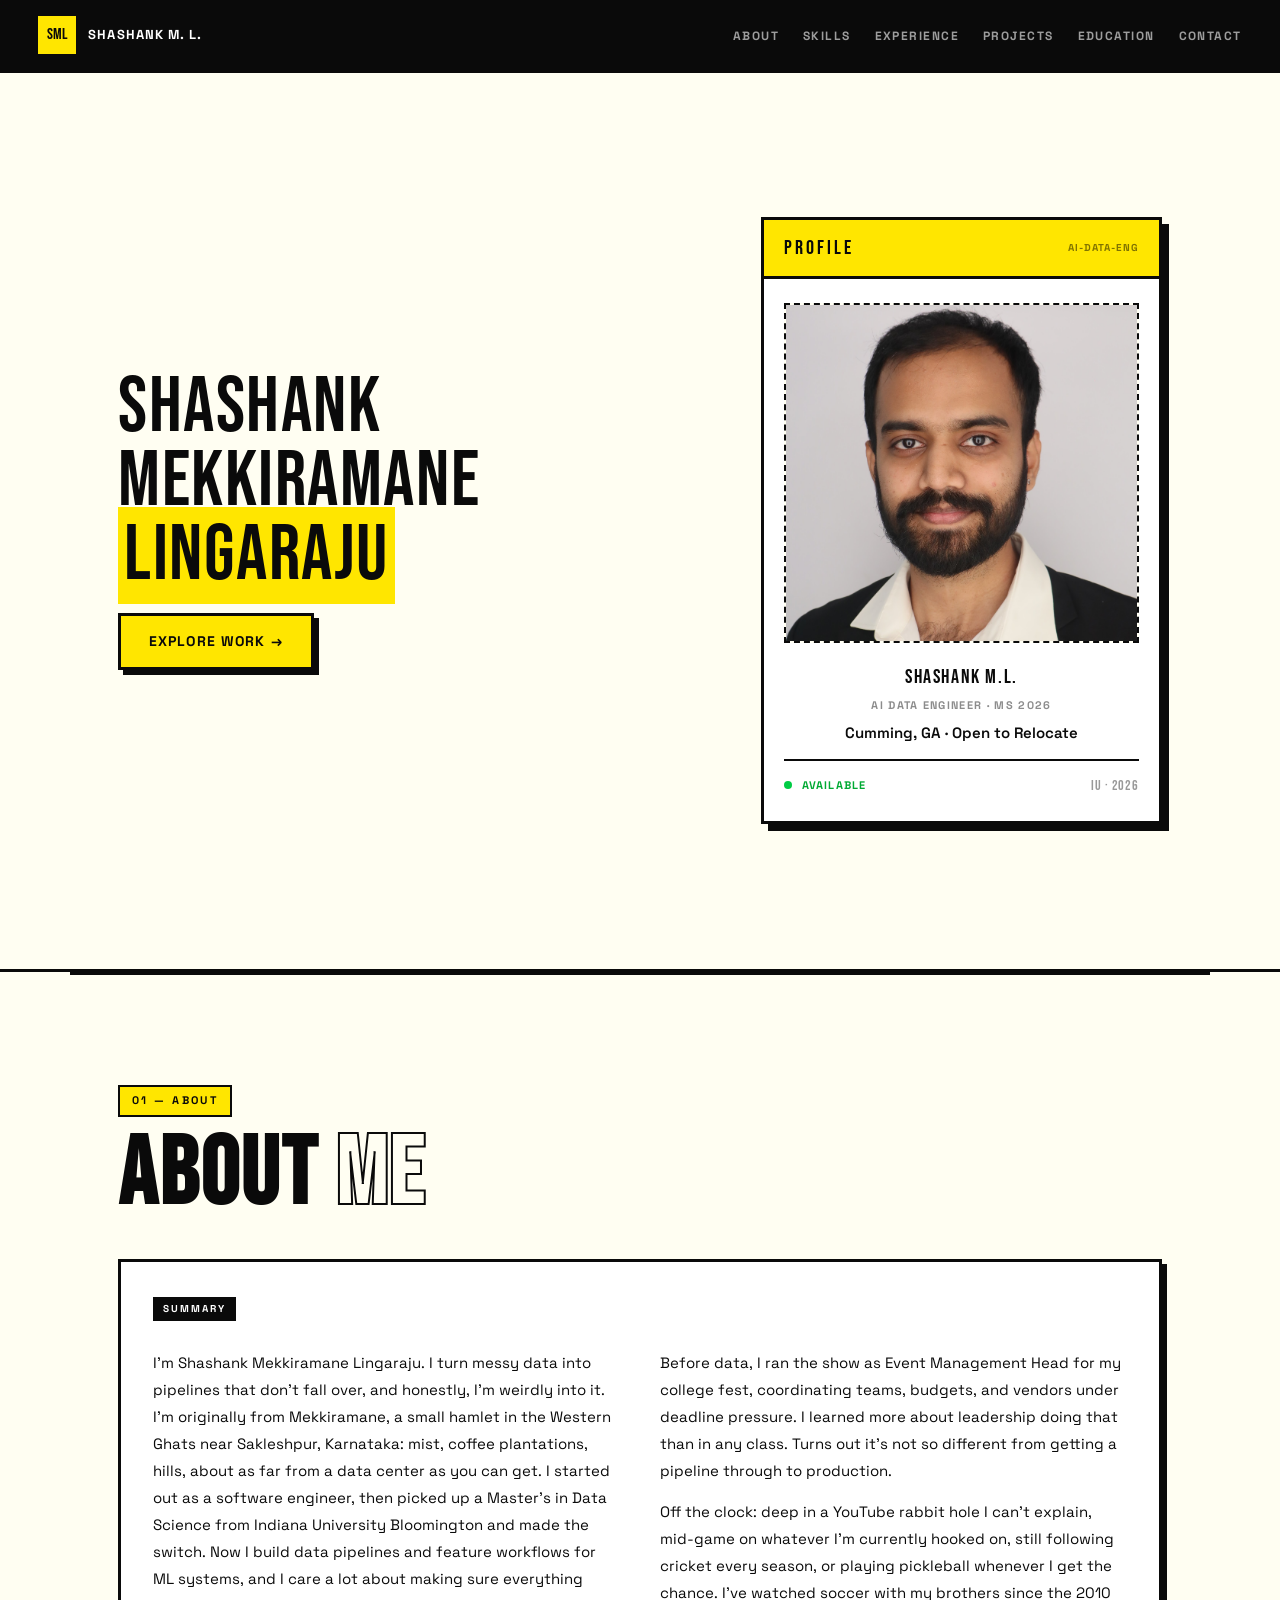
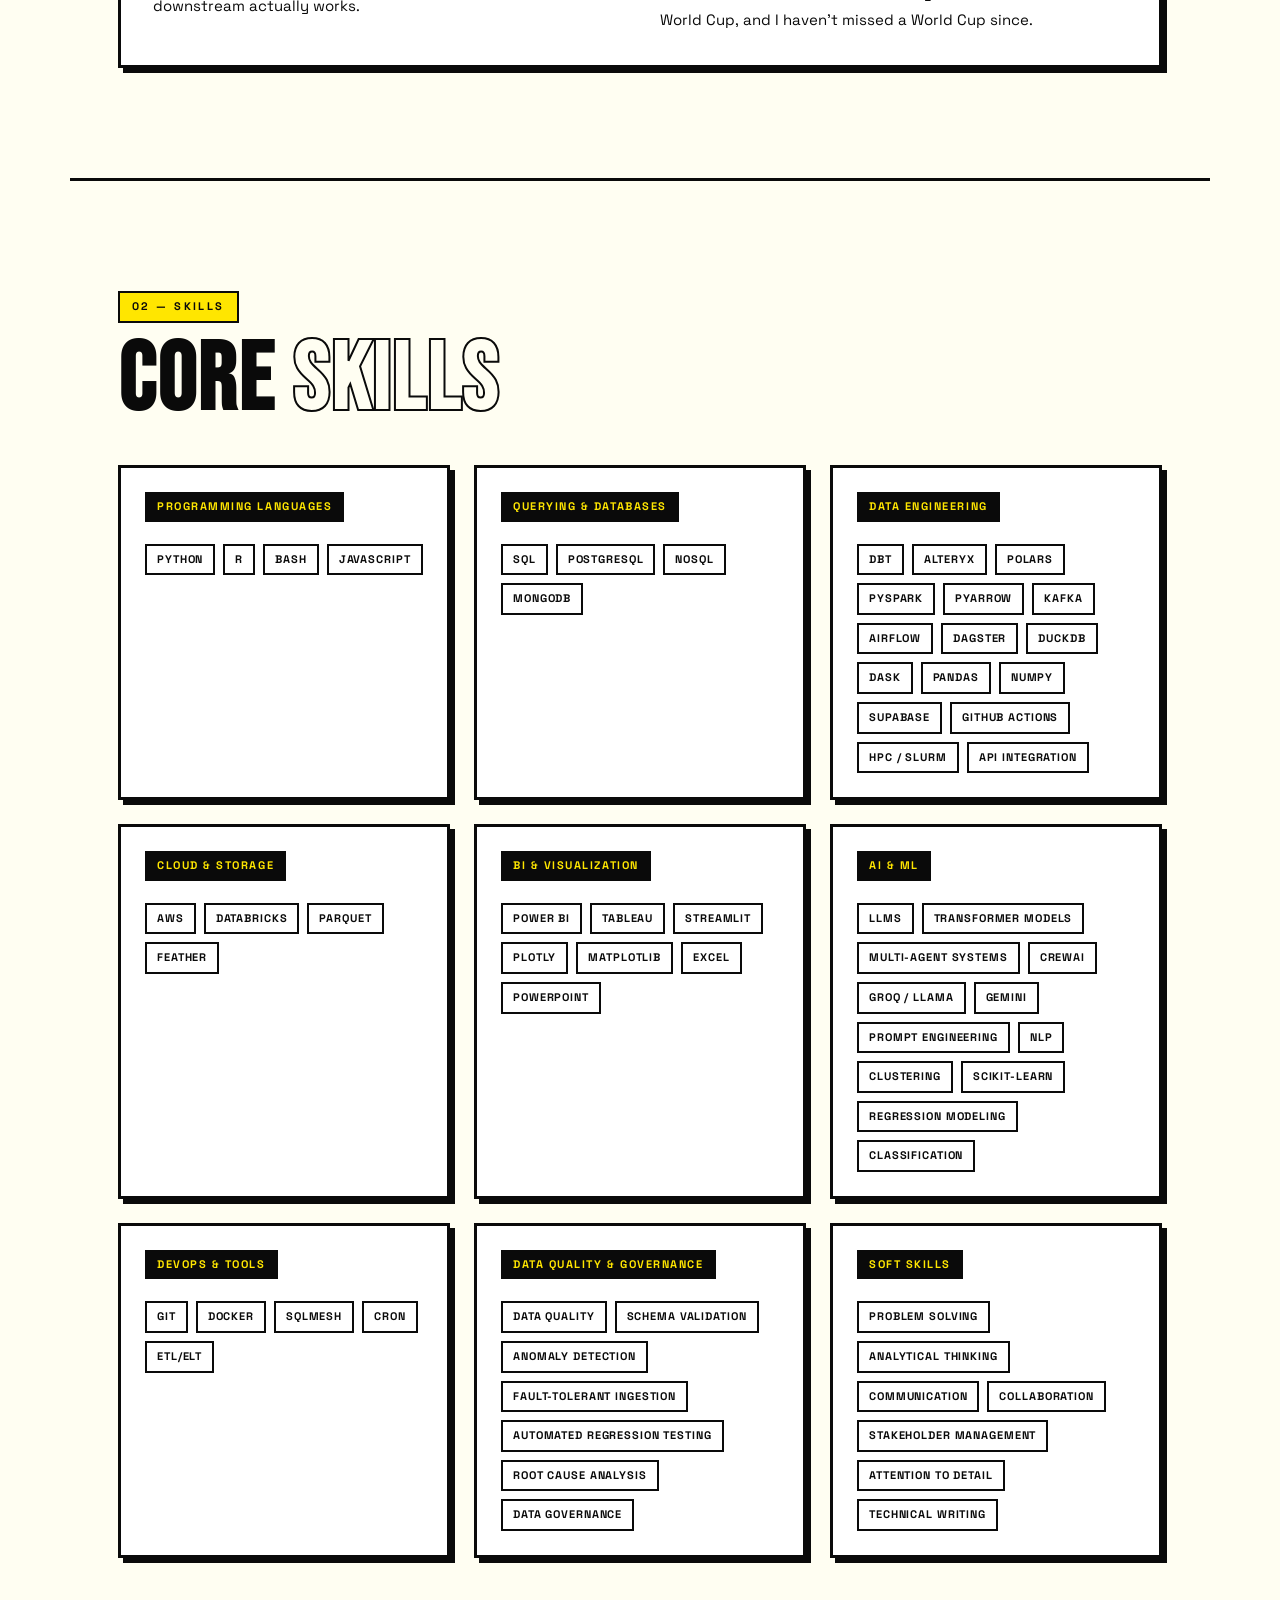
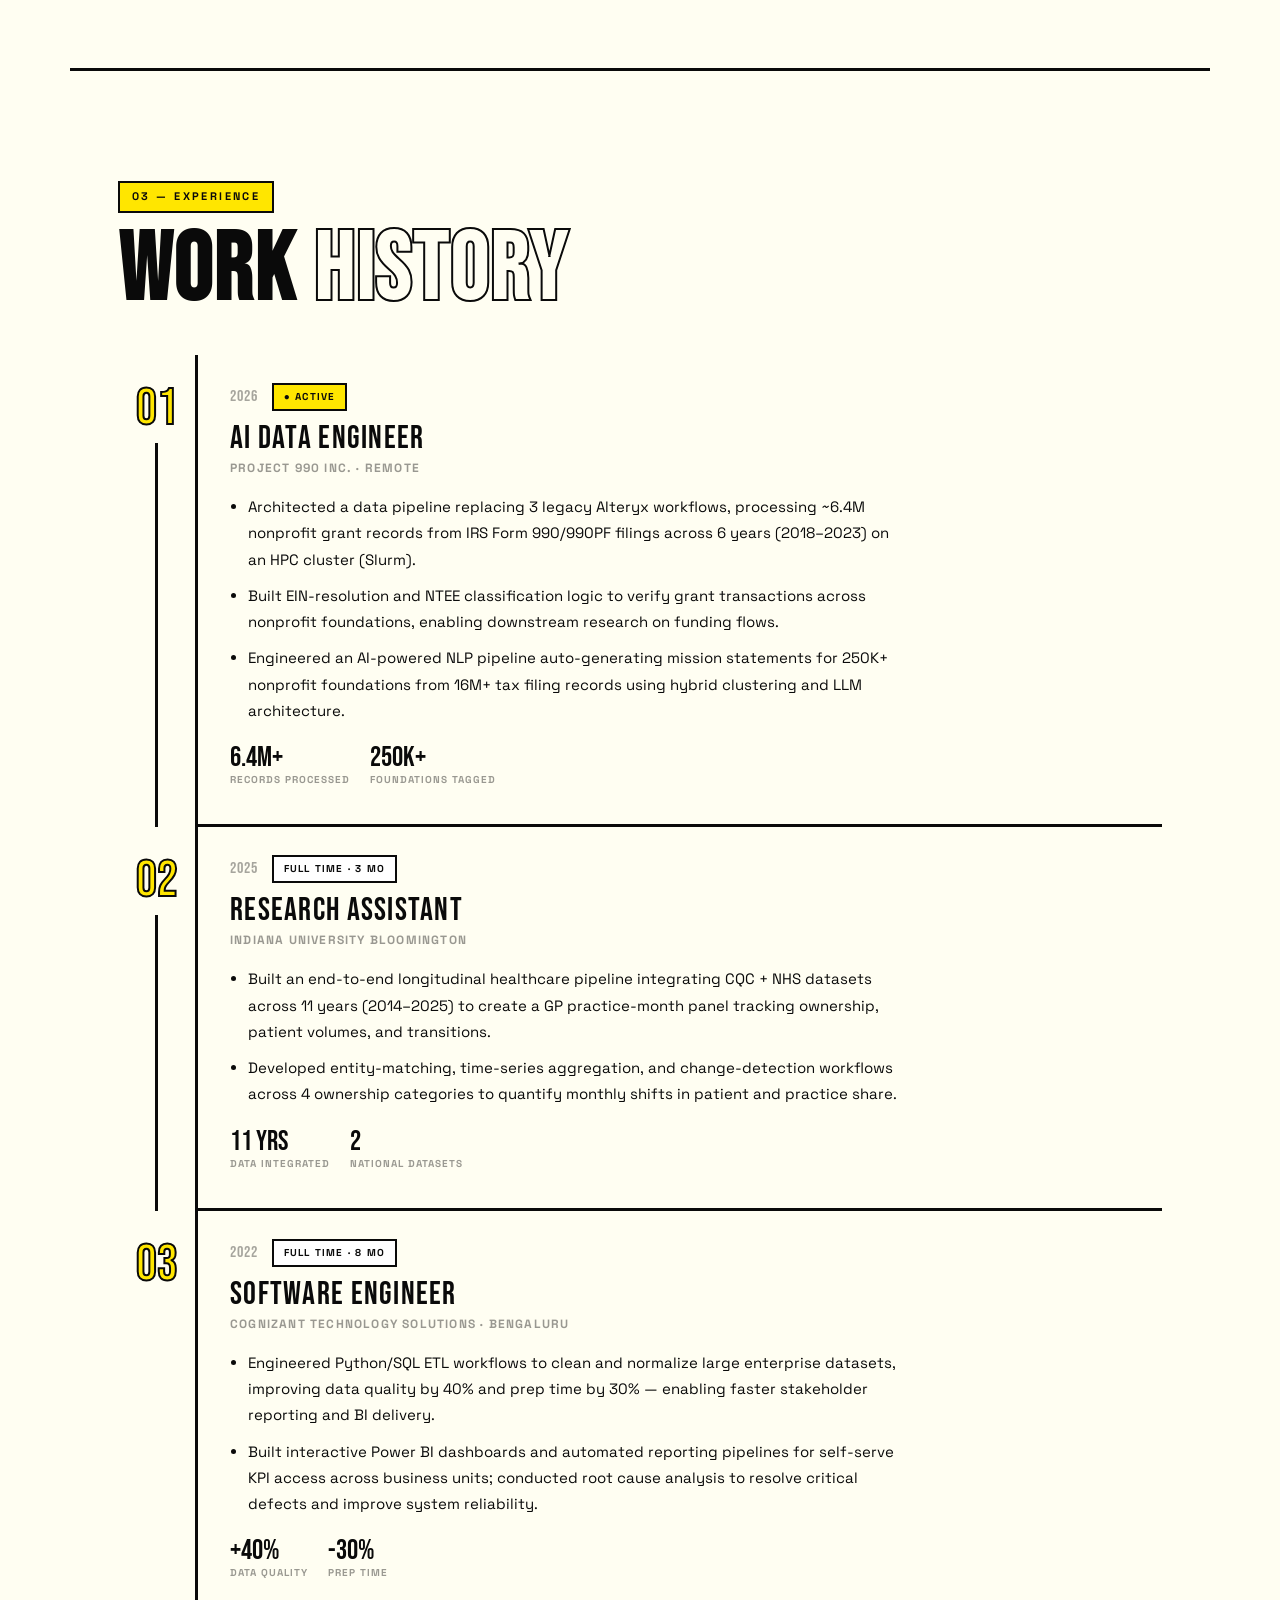
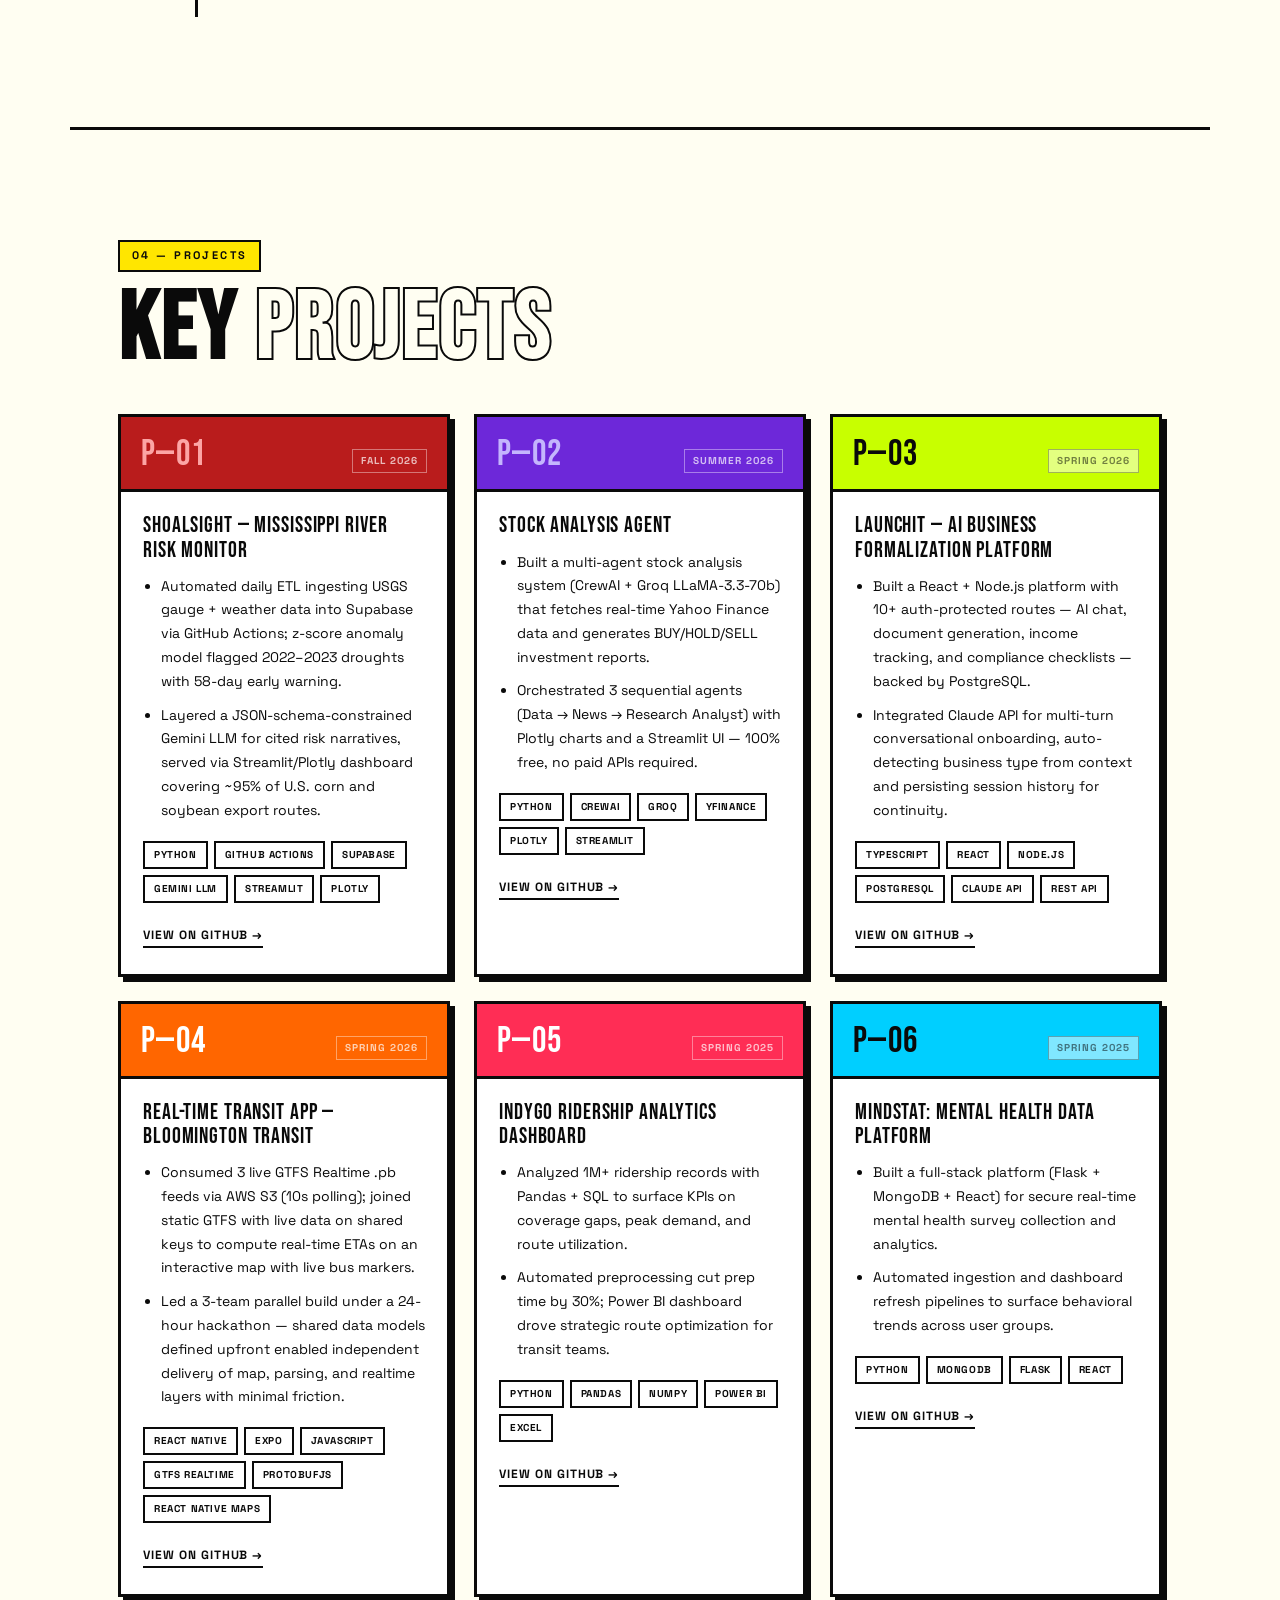
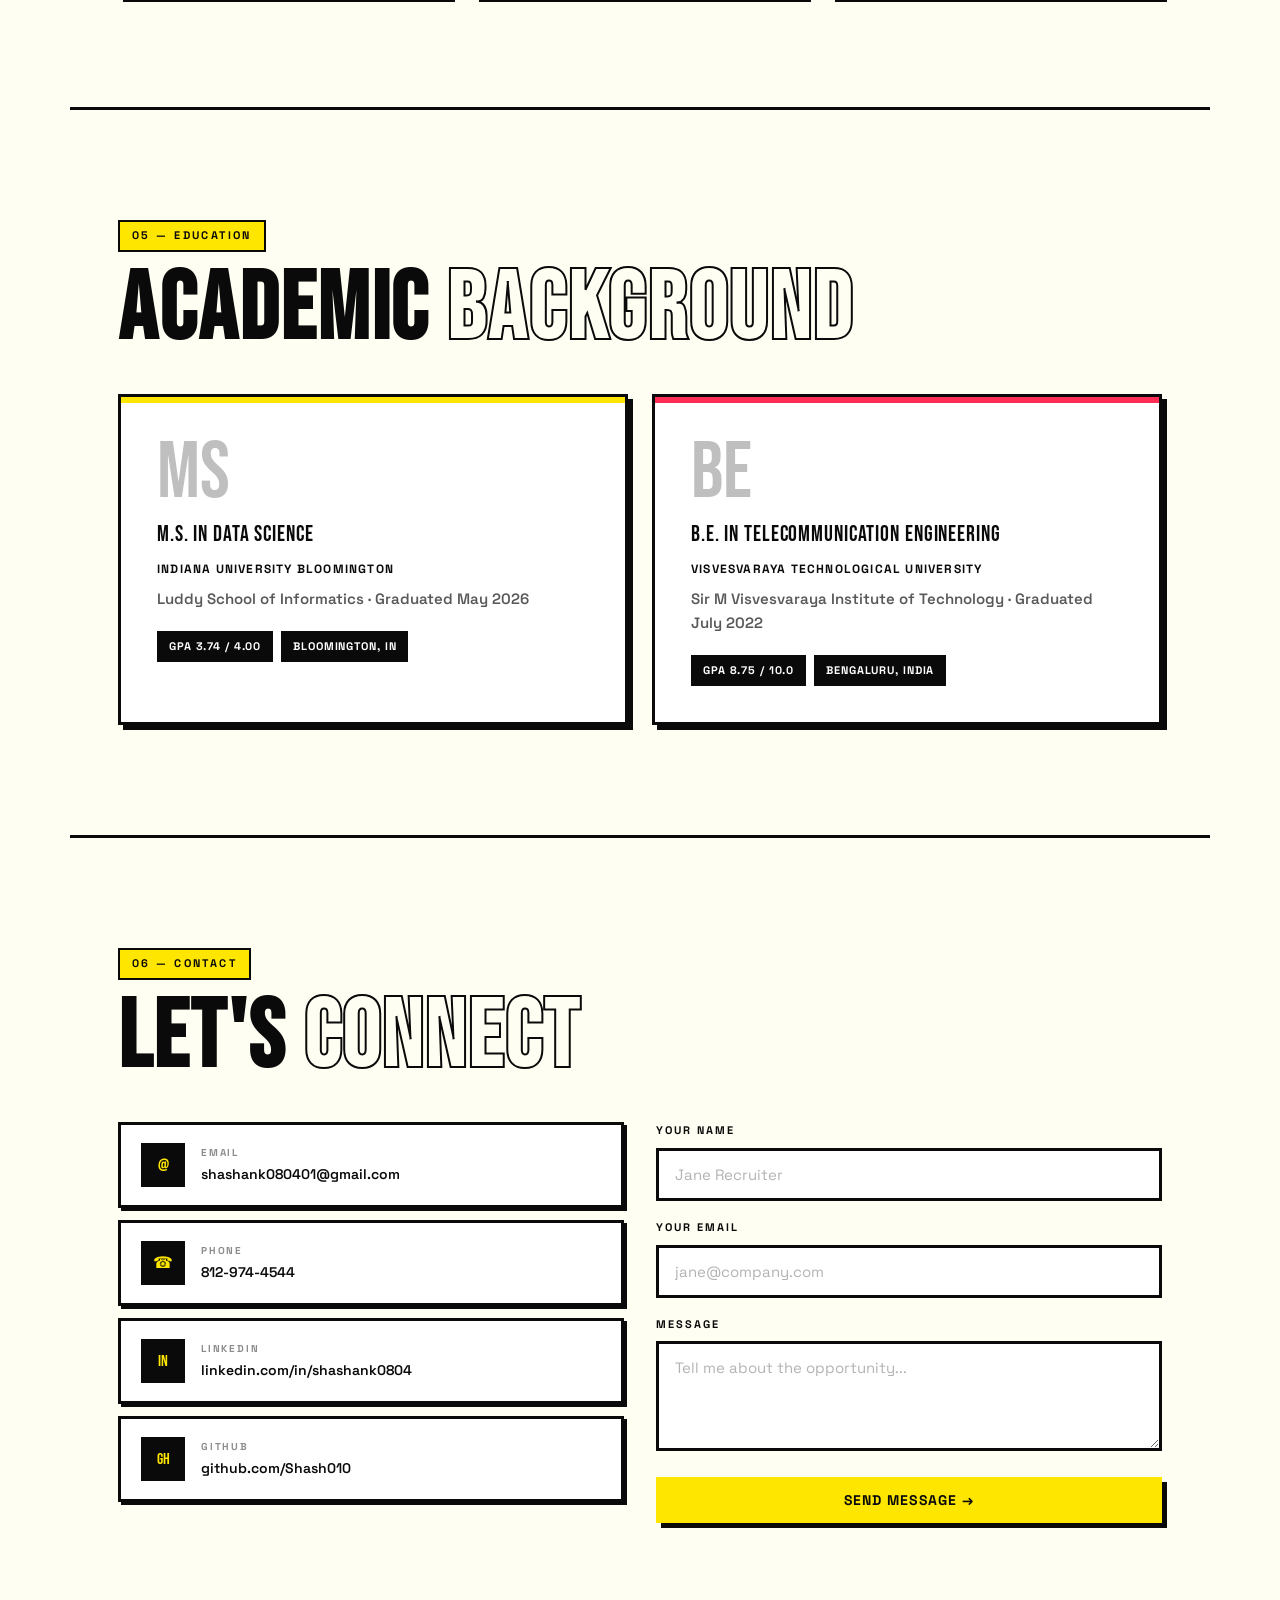
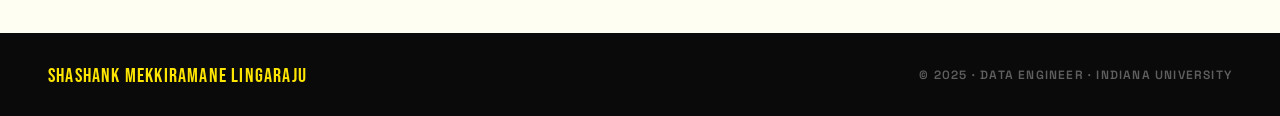
<file: index.html>
<!doctype html>
<html lang="en">
  <head>
    <meta charset="UTF-8" />
    <meta name="viewport" content="width=device-width, initial-scale=1.0" />
    <title>Shashank Mekkiramane Lingaraju — Data Engineer</title>
    <link
      href="https://fonts.googleapis.com/css2?family=Bebas+Neue&family=Space+Grotesk:wght@400;500;700&display=swap"
      rel="stylesheet"
    />
    <link rel="stylesheet" href="css/style.css" />
  </head>
  <body>
    <!-- NAV -->
    <nav>
      <div class="nav-badge">
        <div class="nav-crest">SML</div>
        <div class="nav-name">Shashank M. L.</div>
      </div>
      <ul class="nav-links">
        <li><a href="#about">About</a></li>
        <li><a href="#skills">Skills</a></li>
        <li><a href="#experience">Experience</a></li>
        <li><a href="#projects">Projects</a></li>
        <li><a href="#education">Education</a></li>
        <li><a href="#contact">Contact</a></li>
      </ul>
    </nav>

    <main>
      <!-- HERO -->
      <div id="hero">
        <div class="hero-inner">
          <div class="hero-left">
            <div class="hero-name-wrap">
              <span class="hero-firstname">Shashank Mekkiramane</span>
              <span class="hero-lastname">LINGARAJU</span>
            </div>
            <div class="hero-ctas">
              <a href="#experience" class="btn-primary">Explore Work →</a>
            </div>
          </div>

          <!-- ID CARD -->
          <div class="id-card">
            <div class="idc-header">
              <span class="idc-title">PROFILE</span>
              <span class="idc-id">AI-DATA-ENG</span>
            </div>
            <div class="idc-body">
              <div class="idc-photo-placeholder">
                <img src="images/image.jpg" alt="Shashank M.L." />
              </div>
              <div class="idc-name">Shashank M.L.</div>
              <div class="idc-role">AI Data Engineer · MS 2026</div>
              <div class="idc-location">Cumming, GA · Open to Relocate</div>
              <div class="idc-rule"></div>
              <div class="idc-foot">
                <div class="idc-avail">
                  <span class="avail-dot"></span> AVAILABLE
                </div>
                <div class="idc-inst">IU · 2026</div>
              </div>
            </div>
          </div>
        </div>
      </div>

      <!-- ABOUT -->
      <section id="about">
        <div class="sec-eyebrow">01 — About</div>
        <h2 class="sec-title">About <em>Me</em></h2>
        <div class="about-grid about-single">
          <div class="about-card card-white">
            <div class="card-tag">Summary</div>
            <div class="about-cols">
              <div class="about-col">
                <p>I'm Shashank Mekkiramane Lingaraju. I turn messy data into pipelines that don't fall over, and honestly, I'm weirdly into it. I'm originally from Mekkiramane, a small hamlet in the Western Ghats near Sakleshpur, Karnataka: mist, coffee plantations, hills, about as far from a data center as you can get. I started out as a software engineer, then picked up a Master's in Data Science from Indiana University Bloomington and made the switch. Now I build data pipelines and feature workflows for ML systems, and I care a lot about making sure everything downstream actually works.</p>
              </div>
              <div class="about-col">
                <p>Before data, I ran the show as Event Management Head for my college fest, coordinating teams, budgets, and vendors under deadline pressure. I learned more about leadership doing that than in any class. Turns out it's not so different from getting a pipeline through to production.</p>
                <p>Off the clock: deep in a YouTube rabbit hole I can't explain, mid-game on whatever I'm currently hooked on, still following cricket every season, or playing pickleball whenever I get the chance. I've watched soccer with my brothers since the 2010 World Cup, and I haven't missed a World Cup since.</p>
              </div>
            </div>
          </div>
        </div>
      </section>

      <!-- SKILLS -->
      <section id="skills">
        <div class="sec-eyebrow">02 — Skills</div>
        <h2 class="sec-title">Core <em>Skills</em></h2>
        <div class="skills-grid">
          <div class="skill-cat">
            <div class="skill-cat-label">Programming Languages</div>
            <div class="skill-chips">
              <span class="chip">Python</span>
              <span class="chip">R</span>
              <span class="chip">Bash</span>
              <span class="chip">JavaScript</span>
            </div>
          </div>
          <div class="skill-cat">
            <div class="skill-cat-label">Querying &amp; Databases</div>
            <div class="skill-chips">
              <span class="chip">SQL</span>
              <span class="chip">PostgreSQL</span>
              <span class="chip">NoSQL</span>
              <span class="chip">MongoDB</span>
            </div>
          </div>
          <div class="skill-cat">
            <div class="skill-cat-label">Data Engineering</div>
            <div class="skill-chips">
              <span class="chip">dbt</span>
              <span class="chip">Alteryx</span>
              <span class="chip">Polars</span>
              <span class="chip">PySpark</span>
              <span class="chip">PyArrow</span>
              <span class="chip">Kafka</span>
              <span class="chip">Airflow</span>
              <span class="chip">Dagster</span>
              <span class="chip">DuckDB</span>
              <span class="chip">Dask</span>
              <span class="chip">Pandas</span>
              <span class="chip">NumPy</span>
              <span class="chip">Supabase</span>
              <span class="chip">GitHub Actions</span>
              <span class="chip">HPC / Slurm</span>
              <span class="chip">API Integration</span>
            </div>
          </div>
          <div class="skill-cat">
            <div class="skill-cat-label">Cloud &amp; Storage</div>
            <div class="skill-chips">
              <span class="chip">AWS</span>
              <span class="chip">Databricks</span>
              <span class="chip">Parquet</span>
              <span class="chip">Feather</span>
            </div>
          </div>
          <div class="skill-cat">
            <div class="skill-cat-label">BI &amp; Visualization</div>
            <div class="skill-chips">
              <span class="chip">Power BI</span>
              <span class="chip">Tableau</span>
              <span class="chip">Streamlit</span>
              <span class="chip">Plotly</span>
              <span class="chip">Matplotlib</span>
              <span class="chip">Excel</span>
              <span class="chip">PowerPoint</span>
            </div>
          </div>
          <div class="skill-cat">
            <div class="skill-cat-label">AI &amp; ML</div>
            <div class="skill-chips">
              <span class="chip">LLMs</span>
              <span class="chip">Transformer Models</span>
              <span class="chip">Multi-Agent Systems</span>
              <span class="chip">CrewAI</span>
              <span class="chip">Groq / Llama</span>
              <span class="chip">Gemini</span>
              <span class="chip">Prompt Engineering</span>
              <span class="chip">NLP</span>
              <span class="chip">Clustering</span>
              <span class="chip">Scikit-learn</span>
              <span class="chip">Regression Modeling</span>
              <span class="chip">Classification</span>
            </div>
          </div>
          <div class="skill-cat">
            <div class="skill-cat-label">DevOps &amp; Tools</div>
            <div class="skill-chips">
              <span class="chip">Git</span>
              <span class="chip">Docker</span>
              <span class="chip">SQLMesh</span>
              <span class="chip">CRON</span>
              <span class="chip">ETL/ELT</span>
            </div>
          </div>
          <div class="skill-cat">
            <div class="skill-cat-label">Data Quality &amp; Governance</div>
            <div class="skill-chips">
              <span class="chip">Data Quality</span>
              <span class="chip">Schema Validation</span>
              <span class="chip">Anomaly Detection</span>
              <span class="chip">Fault-Tolerant Ingestion</span>
              <span class="chip">Automated Regression Testing</span>
              <span class="chip">Root Cause Analysis</span>
              <span class="chip">Data Governance</span>
            </div>
          </div>
          <div class="skill-cat">
            <div class="skill-cat-label">Soft Skills</div>
            <div class="skill-chips">
              <span class="chip">Problem Solving</span>
              <span class="chip">Analytical Thinking</span>
              <span class="chip">Communication</span>
              <span class="chip">Collaboration</span>
              <span class="chip">Stakeholder Management</span>
              <span class="chip">Attention to Detail</span>
              <span class="chip">Technical Writing</span>
            </div>
          </div>
        </div>
      </section>

      <!-- EXPERIENCE -->
      <section id="experience">
        <div class="sec-eyebrow">03 — Experience</div>
        <h2 class="sec-title">Work <em>History</em></h2>
        <div class="timeline">
          <div class="tl-item">
            <div class="tl-numcol">
              <div class="tl-num">01</div>
              <div class="tl-vline"></div>
            </div>
            <div class="tl-body">
              <div class="tl-top">
                <span class="tl-year">2026</span>
                <span class="pill-active">● ACTIVE</span>
              </div>
              <div class="tl-title">AI Data Engineer</div>
              <div class="tl-org">Project 990 Inc. · Remote</div>
              <ul class="tl-desc">
                <li>
                  Architected a data pipeline replacing 3 legacy Alteryx
                  workflows, processing ~6.4M nonprofit grant records from IRS
                  Form 990/990PF filings across 6 years (2018–2023) on an HPC
                  cluster (Slurm).
                </li>
                <li>
                  Built EIN-resolution and NTEE classification logic to verify
                  grant transactions across nonprofit foundations, enabling
                  downstream research on funding flows.
                </li>
                <li>
                  Engineered an AI-powered NLP pipeline auto-generating mission
                  statements for 250K+ nonprofit foundations from 16M+ tax
                  filing records using hybrid clustering and LLM architecture.
                </li>
              </ul>
              <div class="tl-metrics">
                <div class="tl-metric">
                  <span class="tm-num">6.4M+</span>
                  <span class="tm-lbl">Records Processed</span>
                </div>
                <div class="tl-metric">
                  <span class="tm-num">250K+</span>
                  <span class="tm-lbl">Foundations Tagged</span>
                </div>
              </div>
            </div>
          </div>

          <div class="tl-item">
            <div class="tl-numcol">
              <div class="tl-num">02</div>
              <div class="tl-vline"></div>
            </div>
            <div class="tl-body">
              <div class="tl-top">
                <span class="tl-year">2025</span>
                <span class="pill-done">Full Time · 3 mo</span>
              </div>
              <div class="tl-title">Research Assistant</div>
              <div class="tl-org">Indiana University Bloomington</div>
              <ul class="tl-desc">
                <li>
                  Built an end-to-end longitudinal healthcare pipeline
                  integrating CQC + NHS datasets across 11 years (2014–2025) to
                  create a GP practice-month panel tracking ownership, patient
                  volumes, and transitions.
                </li>
                <li>
                  Developed entity-matching, time-series aggregation, and
                  change-detection workflows across 4 ownership categories to
                  quantify monthly shifts in patient and practice share.
                </li>
              </ul>
              <div class="tl-metrics">
                <div class="tl-metric">
                  <span class="tm-num">11 yrs</span>
                  <span class="tm-lbl">Data Integrated</span>
                </div>
                <div class="tl-metric">
                  <span class="tm-num">2</span>
                  <span class="tm-lbl">National Datasets</span>
                </div>
              </div>
            </div>
          </div>

          <div class="tl-item">
            <div class="tl-numcol">
              <div class="tl-num">03</div>
            </div>
            <div class="tl-body">
              <div class="tl-top">
                <span class="tl-year">2022</span>
                <span class="pill-done">Full Time · 8 mo</span>
              </div>
              <div class="tl-title">Software Engineer</div>
              <div class="tl-org">
                Cognizant Technology Solutions · Bengaluru
              </div>
              <ul class="tl-desc">
                <li>Engineered Python/SQL ETL workflows to clean and normalize large enterprise datasets, improving data quality by 40% and prep time by 30% — enabling faster stakeholder reporting and BI delivery.</li>
                <li>Built interactive Power BI dashboards and automated reporting pipelines for self-serve KPI access across business units; conducted root cause analysis to resolve critical defects and improve system reliability.</li>
              </ul>
              <div class="tl-metrics">
                <div class="tl-metric">
                  <span class="tm-num">+40%</span>
                  <span class="tm-lbl">Data Quality</span>
                </div>
                <div class="tl-metric">
                  <span class="tm-num">-30%</span>
                  <span class="tm-lbl">Prep Time</span>
                </div>
              </div>
            </div>
          </div>
        </div>
      </section>

      <!-- PROJECTS -->
      <section id="projects">
        <div class="sec-eyebrow">04 — Projects</div>
        <h2 class="sec-title">Key <em>Projects</em></h2>
        <div class="projects-grid">
          <!-- P-01: ShoalSight — Fall 2026 -->
          <div class="project-card">
            <div class="pc-banner banner-red">
              <div class="pc-num">P—01</div>
              <span class="pc-date">Fall 2026</span>
            </div>
            <div class="pc-body">
              <div class="pc-title">
                ShoalSight — Mississippi River Risk Monitor
              </div>
              <ul class="pc-desc">
                <li>
                  Automated daily ETL ingesting USGS gauge + weather data into
                  Supabase via GitHub Actions; z-score anomaly model flagged
                  2022–2023 droughts with 58-day early warning.
                </li>
                <li>
                  Layered a JSON-schema-constrained Gemini LLM for cited risk
                  narratives, served via Streamlit/Plotly dashboard covering
                  ~95% of U.S. corn and soybean export routes.
                </li>
              </ul>
              <div class="pc-tech">
                <span class="tech-tag">Python</span
                ><span class="tech-tag">GitHub Actions</span
                ><span class="tech-tag">Supabase</span
                ><span class="tech-tag">Gemini LLM</span
                ><span class="tech-tag">Streamlit</span
                ><span class="tech-tag">Plotly</span>
              </div>
              <a
                href="https://github.com/Shash010/Mississippi_River_Chokepoint_Monitor"
                class="pc-link"
                target="_blank"
                rel="noopener"
                >View on GitHub →</a
              >
            </div>
          </div>

          <!-- P-02: Stock Analysis Agent — Summer 2026 -->
          <div class="project-card">
            <div class="pc-banner banner-purple">
              <div class="pc-num">P—02</div>
              <span class="pc-date">Summer 2026</span>
            </div>
            <div class="pc-body">
              <div class="pc-title">Stock Analysis Agent</div>
              <ul class="pc-desc">
                <li>
                  Built a multi-agent stock analysis system (CrewAI + Groq
                  LLaMA-3.3-70b) that fetches real-time Yahoo Finance data and
                  generates BUY/HOLD/SELL investment reports.
                </li>
                <li>
                  Orchestrated 3 sequential agents (Data → News → Research
                  Analyst) with Plotly charts and a Streamlit UI — 100% free, no
                  paid APIs required.
                </li>
              </ul>
              <div class="pc-tech">
                <span class="tech-tag">Python</span
                ><span class="tech-tag">CrewAI</span
                ><span class="tech-tag">Groq</span
                ><span class="tech-tag">yfinance</span
                ><span class="tech-tag">Plotly</span
                ><span class="tech-tag">Streamlit</span>
              </div>
              <a
                href="https://github.com/Shash010/Stock_Analysis_Agent"
                class="pc-link"
                target="_blank"
                rel="noopener"
                >View on GitHub →</a
              >
            </div>
          </div>

          <!-- P-03: LaunchIt — Spring 2026 -->
          <div class="project-card">
            <div class="pc-banner banner-lime">
              <div class="pc-num">P—03</div>
              <span class="pc-date">Spring 2026</span>
            </div>
            <div class="pc-body">
              <div class="pc-title">
                LaunchIt — AI Business Formalization Platform
              </div>
              <ul class="pc-desc">
                <li>
                  Built a React + Node.js platform with 10+ auth-protected
                  routes — AI chat, document generation, income tracking, and
                  compliance checklists — backed by PostgreSQL.
                </li>
                <li>
                  Integrated Claude API for multi-turn conversational
                  onboarding, auto-detecting business type from context and
                  persisting session history for continuity.
                </li>
              </ul>
              <div class="pc-tech">
                <span class="tech-tag">TypeScript</span
                ><span class="tech-tag">React</span
                ><span class="tech-tag">Node.js</span
                ><span class="tech-tag">PostgreSQL</span
                ><span class="tech-tag">Claude API</span
                ><span class="tech-tag">REST API</span>
              </div>
              <a
                href="https://github.com/Shash010/Launch-It"
                class="pc-link"
                target="_blank"
                rel="noopener"
                >View on GitHub →</a
              >
            </div>
          </div>

          <!-- P-04: Real-Time Transit App — Spring 2026 -->
          <div class="project-card">
            <div class="pc-banner banner-orange">
              <div class="pc-num">P—04</div>
              <span class="pc-date">Spring 2026</span>
            </div>
            <div class="pc-body">
              <div class="pc-title">
                Real-Time Transit App — Bloomington Transit
              </div>
              <ul class="pc-desc">
                <li>
                  Consumed 3 live GTFS Realtime .pb feeds via AWS S3 (10s
                  polling); joined static GTFS with live data on shared keys to
                  compute real-time ETAs on an interactive map with live bus
                  markers.
                </li>
                <li>
                  Led a 3-team parallel build under a 24-hour hackathon — shared
                  data models defined upfront enabled independent delivery of
                  map, parsing, and realtime layers with minimal friction.
                </li>
              </ul>
              <div class="pc-tech">
                <span class="tech-tag">React Native</span
                ><span class="tech-tag">Expo</span
                ><span class="tech-tag">JavaScript</span
                ><span class="tech-tag">GTFS Realtime</span
                ><span class="tech-tag">protobufjs</span
                ><span class="tech-tag">React Native Maps</span>
              </div>
              <a
                href="https://github.com/nesar-ganguli/realtime-transit-app"
                class="pc-link"
                target="_blank"
                rel="noopener"
                >View on GitHub →</a
              >
            </div>
          </div>

          <!-- P-05: IndyGO — Spring 2025 -->
          <div class="project-card">
            <div class="pc-banner banner-pink">
              <div class="pc-num">P—05</div>
              <span class="pc-date">Spring 2025</span>
            </div>
            <div class="pc-body">
              <div class="pc-title">IndyGO Ridership Analytics Dashboard</div>
              <ul class="pc-desc">
                <li>
                  Analyzed 1M+ ridership records with Pandas + SQL to surface
                  KPIs on coverage gaps, peak demand, and route utilization.
                </li>
                <li>
                  Automated preprocessing cut prep time by 30%; Power BI
                  dashboard drove strategic route optimization for transit
                  teams.
                </li>
              </ul>
              <div class="pc-tech">
                <span class="tech-tag">Python</span
                ><span class="tech-tag">Pandas</span
                ><span class="tech-tag">NumPy</span
                ><span class="tech-tag">Power BI</span
                ><span class="tech-tag">Excel</span>
              </div>
              <a
                href="https://github.com/Shash010/IndyGO_Ridership_Analytics_Dashboard"
                class="pc-link"
                target="_blank"
                rel="noopener"
                >View on GitHub →</a
              >
            </div>
          </div>

          <!-- P-06: MindStat — Spring 2025 -->
          <div class="project-card">
            <div class="pc-banner banner-cyan">
              <div class="pc-num">P—06</div>
              <span class="pc-date">Spring 2025</span>
            </div>
            <div class="pc-body">
              <div class="pc-title">MindStat: Mental Health Data Platform</div>
              <ul class="pc-desc">
                <li>
                  Built a full-stack platform (Flask + MongoDB + React) for
                  secure real-time mental health survey collection and
                  analytics.
                </li>
                <li>
                  Automated ingestion and dashboard refresh pipelines to surface
                  behavioral trends across user groups.
                </li>
              </ul>
              <div class="pc-tech">
                <span class="tech-tag">Python</span
                ><span class="tech-tag">MongoDB</span
                ><span class="tech-tag">Flask</span
                ><span class="tech-tag">React</span>
              </div>
              <a
                href="https://github.com/Shash010/Mindstat"
                class="pc-link"
                target="_blank"
                rel="noopener"
                >View on GitHub →</a
              >
            </div>
          </div>
        </div>
      </section>

      <!-- EDUCATION -->
      <section id="education">
        <div class="sec-eyebrow">05 — Education</div>
        <h2 class="sec-title">Academic <em>Background</em></h2>
        <div class="edu-grid">
          <div class="edu-card ec-yellow">
            <div class="edu-num">MS</div>
            <div class="edu-degree">M.S. in Data Science</div>
            <div class="edu-school">Indiana University Bloomington</div>
            <div class="edu-period">
              Luddy School of Informatics · Graduated May 2026
            </div>
            <div class="edu-tags">
              <span class="chip chip-black">GPA 3.74 / 4.00</span>
              <span class="chip chip-black">Bloomington, IN</span>
            </div>
          </div>
          <div class="edu-card ec-pink">
            <div class="edu-num">BE</div>
            <div class="edu-degree">B.E. in Telecommunication Engineering</div>
            <div class="edu-school">Visvesvaraya Technological University</div>
            <div class="edu-period">
              Sir M Visvesvaraya Institute of Technology · Graduated July 2022
            </div>
            <div class="edu-tags">
              <span class="chip chip-black">GPA 8.75 / 10.0</span>
              <span class="chip chip-black">Bengaluru, India</span>
            </div>
          </div>
        </div>
      </section>

      <!-- CONTACT -->
      <section id="contact">
        <div class="sec-eyebrow">06 — Contact</div>
        <h2 class="sec-title">Let's <em>Connect</em></h2>
        <div class="contact-grid">
          <div class="contact-channels">
            <a href="mailto:shashank080401@gmail.com" class="channel">
              <div class="ch-icon">@</div>
              <div class="ch-info">
                <div class="ch-lbl">Email</div>
                <div class="ch-val">shashank080401@gmail.com</div>
              </div>
              <span class="ch-arrow">→</span>
            </a>
            <a href="tel:8129744544" class="channel">
              <div class="ch-icon">☎</div>
              <div class="ch-info">
                <div class="ch-lbl">Phone</div>
                <div class="ch-val">812-974-4544</div>
              </div>
              <span class="ch-arrow">→</span>
            </a>
            <a
              href="https://www.linkedin.com/in/shashank0804"
              target="_blank"
              class="channel"
            >
              <div class="ch-icon">in</div>
              <div class="ch-info">
                <div class="ch-lbl">LinkedIn</div>
                <div class="ch-val">linkedin.com/in/shashank0804</div>
              </div>
              <span class="ch-arrow">→</span>
            </a>
            <a
              href="https://github.com/Shash010"
              target="_blank"
              class="channel"
            >
              <div class="ch-icon">GH</div>
              <div class="ch-info">
                <div class="ch-lbl">GitHub</div>
                <div class="ch-val">github.com/Shash010</div>
              </div>
              <span class="ch-arrow">→</span>
            </a>
          </div>
          <form
            class="contact-form"
            id="contact-form"
            action="https://api.web3forms.com/submit"
            method="POST"
          >
            <input
              type="hidden"
              name="access_key"
              value="37bf1e21-6ff2-4686-9399-cd1cdbd4e496"
            />
            <input
              type="hidden"
              name="subject"
              value="Portfolio Contact — New Message"
            />
            <input type="checkbox" name="botcheck" style="display: none" />
            <div>
              <label class="form-label">Your Name</label>
              <input
                type="text"
                name="name"
                class="form-input"
                placeholder="Jane Recruiter"
                required
              />
            </div>
            <div>
              <label class="form-label">Your Email</label>
              <input
                type="email"
                name="email"
                class="form-input"
                placeholder="jane@company.com"
                required
              />
            </div>
            <div>
              <label class="form-label">Message</label>
              <textarea
                name="message"
                class="form-textarea"
                placeholder="Tell me about the opportunity..."
                required
              ></textarea>
            </div>
            <button
              type="submit"
              class="btn-primary"
              id="submit-btn"
              style="width: 100%; cursor: pointer; border: none"
            >
              Send Message →
            </button>
            <p
              id="form-status"
              style="
                display: none;
                margin-top: 14px;
                font-weight: 700;
                font-size: 14px;
              "
            ></p>
          </form>
        </div>
      </section>
    </main>

    <footer>
      <div class="footer-name">Shashank Mekkiramane Lingaraju</div>
      <div class="footer-copy">© 2025 · Data Engineer · Indiana University</div>
    </footer>

    <script src="js/main.js"></script>
  </body>
</html>
</file>
<file: css/style.css>
:root {
  --bg: #FFFEF2;
  --black: #0A0A0A;
  --white: #FFFFFF;
  --yellow: #FFE600;
  --pink: #FF2D55;
  --cyan: #00CFFF;
  --shadow: 5px 5px 0 #0A0A0A;
  --shadow-lg: 7px 7px 0 #0A0A0A;
  --shadow-sm: 3px 3px 0 #0A0A0A;
  --border: 3px solid #0A0A0A;
  --font-display: 'Bebas Neue', 'Impact', sans-serif;
  --font-body: 'Space Grotesk', sans-serif;
}

*, *::before, *::after {
  box-sizing: border-box;
  margin: 0;
  padding: 0;
}

html { scroll-behavior: smooth; }

body {
  min-height: 100vh;
  font-family: var(--font-body);
  font-size: 16px;
  line-height: 1.6;
  color: var(--black);
  background: var(--bg);
  overflow-x: hidden;
}

/* NAV */
nav {
  position: fixed;
  top: 0; left: 0; right: 0;
  display: flex;
  align-items: center;
  justify-content: space-between;
  gap: 24px;
  padding: 16px clamp(20px, 3vw, 48px);
  background: var(--black);
  border-bottom: var(--border);
  z-index: 100;
}

.nav-badge { display: flex; align-items: center; gap: 12px; }

.nav-crest {
  width: 38px; height: 38px;
  background: var(--yellow);
  border: 2px solid var(--yellow);
  display: grid; place-items: center;
  font-family: var(--font-display);
  font-size: 16px;
  color: var(--black);
  flex-shrink: 0;
}

.nav-name {
  font-family: var(--font-body);
  font-size: 13px;
  font-weight: 700;
  color: var(--white);
  letter-spacing: 0.08em;
  text-transform: uppercase;
}

.nav-links { display: flex; flex-wrap: wrap; gap: 24px; list-style: none; }

.nav-links a {
  color: rgba(255, 255, 255, 0.6);
  font-family: var(--font-body);
  font-size: 12px;
  font-weight: 700;
  letter-spacing: 0.12em;
  text-transform: uppercase;
  text-decoration: none;
  padding-bottom: 2px;
  border-bottom: 2px solid transparent;
  transition: color 0.15s ease, border-color 0.15s ease;
}

.nav-links a:hover {
  color: var(--yellow);
  border-bottom-color: var(--yellow);
}

/* SECTIONS */
main { padding-top: 72px; }

section {
  max-width: 1140px;
  margin: 0 auto;
  padding: clamp(80px, 9vw, 110px) clamp(20px, 4vw, 48px);
  border-top: var(--border);
}

.sec-eyebrow {
  display: inline-block;
  font-family: var(--font-body);
  font-size: 11px;
  font-weight: 700;
  letter-spacing: 0.22em;
  text-transform: uppercase;
  color: var(--black);
  background: var(--yellow);
  padding: 5px 12px;
  border: 2px solid var(--black);
  margin-bottom: 16px;
}

.sec-title {
  font-family: var(--font-display);
  font-size: clamp(52px, 8vw, 96px);
  line-height: 0.9;
  color: var(--black);
  text-transform: uppercase;
  letter-spacing: 0.02em;
  margin-bottom: 40px;
}

.sec-title em {
  font-style: normal;
  -webkit-text-stroke: 2px var(--black);
  color: transparent;
}

.sec-sub {
  max-width: 580px;
  font-size: 16px;
  color: var(--black);
  margin-bottom: 40px;
}

/* BUTTONS */
.btn-primary, .btn-secondary {
  display: inline-flex;
  align-items: center;
  justify-content: center;
  padding: 14px 28px;
  font-family: var(--font-body);
  font-size: 14px;
  font-weight: 700;
  letter-spacing: 0.08em;
  text-transform: uppercase;
  text-decoration: none;
  border: var(--border);
  transition: transform 0.12s ease, box-shadow 0.12s ease;
  cursor: pointer;
}

.btn-primary {
  background: var(--yellow);
  color: var(--black);
  box-shadow: var(--shadow);
}

.btn-primary:hover {
  transform: translate(-2px, -2px);
  box-shadow: var(--shadow-lg);
}

.btn-primary:active {
  transform: translate(4px, 4px);
  box-shadow: none;
}

.btn-secondary {
  background: var(--white);
  color: var(--black);
  box-shadow: var(--shadow);
}

.btn-secondary:hover {
  transform: translate(-2px, -2px);
  box-shadow: var(--shadow-lg);
  background: var(--black);
  color: var(--white);
}

/* AVAILABILITY DOT */
.avail-dot {
  display: inline-block;
  width: 8px; height: 8px;
  border-radius: 50%;
  background: #00cc44;
  margin-right: 6px;
  animation: pulse 1.4s ease infinite;
}

@keyframes pulse {
  0%, 100% { transform: scale(1); opacity: 1; }
  50% { transform: scale(0.7); opacity: 0.6; }
}

/* HERO */
#hero {
  min-height: 100vh;
  display: flex;
  align-items: center;
  border-bottom: var(--border);
  position: relative;
}

.hero-inner {
  display: grid;
  grid-template-columns: 1.2fr 0.85fr;
  gap: clamp(40px, 6vw, 80px);
  align-items: center;
  max-width: 1140px;
  width: 100%;
  margin: 0 auto;
  padding: 0 clamp(20px, 4vw, 48px);
}

.hero-name-wrap { margin-bottom: 20px; }

.hero-firstname {
  display: block;
  font-family: var(--font-display);
  font-size: clamp(38px, 7vw, 78px);
  color: var(--black);
  line-height: 0.95;
  letter-spacing: 0.02em;
}

.hero-lastname {
  display: inline;
  font-family: var(--font-display);
  font-size: clamp(38px, 7vw, 78px);
  line-height: 0.95;
  letter-spacing: 0.02em;
  background: var(--yellow);
  color: var(--black);
  padding: 2px 6px;
  -webkit-box-decoration-break: clone;
  box-decoration-break: clone;
}

.hero-role-badge {
  display: inline-block;
  background: var(--black);
  color: var(--yellow);
  font-family: var(--font-body);
  font-size: 12px;
  font-weight: 700;
  letter-spacing: 0.18em;
  text-transform: uppercase;
  padding: 8px 16px;
  margin-bottom: 24px;
}

.hero-bio {
  max-width: 540px;
  font-size: 15px;
  line-height: 1.75;
  color: var(--black);
  margin-bottom: 32px;
}

.hero-ctas { display: flex; flex-wrap: wrap; gap: 14px; }

/* ID CARD */
.id-card {
  background: var(--white);
  border: var(--border);
  box-shadow: var(--shadow-lg);
  overflow: hidden;
}

.idc-header {
  display: flex;
  align-items: center;
  justify-content: space-between;
  background: var(--yellow);
  border-bottom: var(--border);
  padding: 12px 20px;
}

.idc-title {
  font-family: var(--font-display);
  font-size: 20px;
  letter-spacing: 0.15em;
  color: var(--black);
}

.idc-id {
  font-family: var(--font-body);
  font-size: 10px;
  font-weight: 700;
  letter-spacing: 0.1em;
  color: rgba(0,0,0,0.5);
}

.idc-body { padding: 24px 20px; }

.idc-photo-placeholder {
  width: 100%;
  height: 340px;
  background: var(--bg);
  border: 2px dashed var(--black);
  margin-bottom: 18px;
  overflow: hidden;
}

.idc-photo-placeholder img {
  width: 100%;
  height: 100%;
  object-fit: cover;
  object-position: center 25%;
  display: block;
}

.idc-photo-label {
  font-family: var(--font-body);
  font-size: 11px;
  font-weight: 700;
  letter-spacing: 0.18em;
  color: rgba(0,0,0,0.3);
  text-transform: uppercase;
}

.idc-name {
  font-family: var(--font-display);
  font-size: 20px;
  letter-spacing: 0.08em;
  text-align: center;
  color: var(--black);
  text-transform: uppercase;
  margin-bottom: 4px;
}

.idc-role {
  font-family: var(--font-body);
  font-size: 11px;
  font-weight: 700;
  color: rgba(0,0,0,0.45);
  text-align: center;
  letter-spacing: 0.12em;
  text-transform: uppercase;
  margin-bottom: 6px;
}

.idc-location {
  font-family: var(--font-body);
  font-size: 15px;
  font-weight: 600;
  color: var(--black);
  text-align: center;
  display: block;
  width: 100%;
  margin-bottom: 14px;
}

.idc-rule {
  height: 2px;
  background: var(--black);
  margin: 14px 0;
}

.idc-skills { display: flex; flex-direction: column; gap: 9px; }

.ids-row {
  display: grid;
  grid-template-columns: 68px 1fr 44px;
  align-items: center;
  gap: 10px;
  font-size: 11px;
}

.ids-name {
  font-weight: 700;
  font-size: 11px;
  color: var(--black);
  text-transform: uppercase;
  letter-spacing: 0.04em;
}

.ids-bar {
  height: 10px;
  background: #f0f0e8;
  border: 1px solid var(--black);
  position: relative;
  overflow: hidden;
}

.ids-fill {
  position: absolute;
  inset: 0 auto 0 0;
  background: var(--yellow);
  animation: fillUp 1s ease forwards;
}

.ids-fill.ids-pink { background: var(--pink); }
.ids-fill.ids-cyan { background: var(--cyan); }

@keyframes fillUp { from { width: 0; } }

.ids-level {
  font-size: 9px;
  font-weight: 700;
  padding: 2px 5px;
  border: 1px solid var(--black);
  text-align: center;
  letter-spacing: 0.04em;
}

.lv-yellow { background: var(--yellow); color: var(--black); }
.lv-pink   { background: var(--pink);   color: var(--white); }
.lv-cyan   { background: var(--cyan);   color: var(--black); }

.idc-foot {
  display: flex;
  justify-content: space-between;
  align-items: center;
}

.idc-avail {
  font-family: var(--font-body);
  font-size: 11px;
  font-weight: 700;
  text-transform: uppercase;
  letter-spacing: 0.1em;
  color: #00aa33;
}

.idc-inst {
  font-family: var(--font-display);
  font-size: 14px;
  letter-spacing: 0.06em;
  color: rgba(0,0,0,0.4);
}

/* ABOUT */
.about-grid {
  display: grid;
  grid-template-columns: repeat(2, 1fr);
  gap: 24px;
}

.about-single {
  grid-template-columns: 1fr;
}

.about-cols {
  display: grid;
  grid-template-columns: 1fr 1fr;
  gap: 40px;
  margin-top: 8px;
}

.about-col p { margin-top: 0; }
.about-col p + p { margin-top: 14px; }

.about-card {
  border: var(--border);
  padding: 32px;
  position: relative;
  transition: transform 0.15s ease, box-shadow 0.15s ease;
}

.about-card:hover {
  transform: translate(-3px, -3px);
  box-shadow: var(--shadow-lg);
}

.card-white {
  background: var(--white);
  box-shadow: var(--shadow);
}

.card-yellow {
  background: var(--yellow);
  box-shadow: var(--shadow);
}

.card-tag {
  display: inline-block;
  font-family: var(--font-body);
  font-size: 10px;
  font-weight: 700;
  letter-spacing: 0.2em;
  text-transform: uppercase;
  background: var(--black);
  color: var(--white);
  padding: 4px 10px;
  margin-bottom: 20px;
}

.card-yellow .card-tag {
  background: var(--black);
  color: var(--yellow);
}

.about-card p {
  font-size: 15px;
  line-height: 1.8;
  color: var(--black);
}

.about-card p + p { margin-top: 14px; }

.card-yellow > p:first-child { margin-top: 38px; }

.detail-rows { display: flex; flex-direction: column; gap: 18px; }

.detail-row {}

.dr-label {
  font-size: 10px;
  font-weight: 700;
  letter-spacing: 0.2em;
  text-transform: uppercase;
  color: rgba(0,0,0,0.55);
  margin-bottom: 4px;
}

.dr-val {
  font-size: 15px;
  font-weight: 600;
  color: var(--black);
}

.skill-chips { display: flex; flex-wrap: wrap; gap: 8px; margin-top: 4px; }

.chip {
  font-family: var(--font-body);
  font-size: 11px;
  font-weight: 700;
  letter-spacing: 0.08em;
  text-transform: uppercase;
  padding: 5px 10px;
  border: 2px solid var(--black);
  background: var(--white);
  color: var(--black);
}

.chip-black {
  background: var(--black);
  color: var(--white);
}

.avail-badge {
  display: inline-flex;
  align-items: center;
  font-family: var(--font-body);
  font-size: 13px;
  font-weight: 700;
  text-transform: uppercase;
  letter-spacing: 0.1em;
  color: #007722;
}

/* SKILLS */
.skills-grid {
  display: grid;
  grid-template-columns: repeat(3, 1fr);
  gap: 24px;
}

.skill-cat {
  border: var(--border);
  background: var(--white);
  padding: 24px;
  box-shadow: var(--shadow);
}

.skill-cat-label {
  display: inline-block;
  font-family: var(--font-body);
  font-size: 11px;
  font-weight: 700;
  letter-spacing: 0.14em;
  text-transform: uppercase;
  background: var(--black);
  color: var(--yellow);
  padding: 6px 12px;
  margin-bottom: 18px;
}

/* EXPERIENCE */
.timeline { display: flex; flex-direction: column; gap: 0; }

.tl-item {
  display: grid;
  grid-template-columns: 80px 1fr;
  gap: 0;
}

.tl-numcol {
  display: flex;
  flex-direction: column;
  align-items: center;
  padding-top: 28px;
  border-right: var(--border);
}

.tl-num {
  font-family: var(--font-display);
  font-size: 52px;
  color: var(--yellow);
  -webkit-text-stroke: 2px var(--black);
  line-height: 1;
  text-align: center;
  padding: 0 12px;
}

.tl-vline {
  flex: 1;
  width: 3px;
  background: var(--black);
  margin-top: 8px;
}

.tl-body {
  padding: 28px 0 36px 32px;
  border-bottom: var(--border);
}

.tl-item:last-child .tl-body { border-bottom: none; }

.tl-top {
  display: flex;
  align-items: center;
  gap: 14px;
  margin-bottom: 12px;
}

.tl-year {
  font-family: var(--font-display);
  font-size: 16px;
  letter-spacing: 0.06em;
  color: rgba(0,0,0,0.35);
}

.pill-active {
  display: inline-flex;
  align-items: center;
  font-family: var(--font-body);
  font-size: 10px;
  font-weight: 700;
  letter-spacing: 0.12em;
  text-transform: uppercase;
  padding: 4px 10px;
  background: var(--yellow);
  color: var(--black);
  border: 2px solid var(--black);
}

.pill-done {
  display: inline-flex;
  align-items: center;
  font-family: var(--font-body);
  font-size: 10px;
  font-weight: 700;
  letter-spacing: 0.12em;
  text-transform: uppercase;
  padding: 4px 10px;
  background: var(--white);
  color: var(--black);
  border: 2px solid var(--black);
}

.tl-title {
  font-family: var(--font-display);
  font-size: 32px;
  color: var(--black);
  text-transform: uppercase;
  letter-spacing: 0.04em;
  margin-bottom: 4px;
  line-height: 1;
}

.tl-org {
  font-family: var(--font-body);
  font-size: 12px;
  font-weight: 700;
  text-transform: uppercase;
  letter-spacing: 0.1em;
  color: rgba(0,0,0,0.4);
  margin-bottom: 16px;
}

.tl-desc {
  font-size: 15px;
  line-height: 1.75;
  color: var(--black);
  margin-bottom: 20px;
  max-width: 680px;
}

ul.tl-desc {
  padding-left: 18px;
}

ul.tl-desc li {
  margin-bottom: 10px;
}

.tl-metrics { display: flex; flex-wrap: wrap; gap: 20px; }
.tl-metric { display: flex; flex-direction: column; }

.tm-num {
  font-family: var(--font-display);
  font-size: 28px;
  color: var(--black);
  line-height: 1;
}

.tm-lbl {
  font-family: var(--font-body);
  font-size: 10px;
  font-weight: 700;
  text-transform: uppercase;
  letter-spacing: 0.1em;
  color: rgba(0,0,0,0.4);
}

/* PROJECTS */
.projects-grid {
  display: grid;
  grid-template-columns: repeat(3, minmax(0, 1fr));
  gap: 24px;
}

.project-card {
  border: var(--border);
  background: var(--white);
  box-shadow: var(--shadow);
  overflow: hidden;
  transition: transform 0.15s ease, box-shadow 0.15s ease;
}

.project-card:hover {
  transform: translate(-3px, -3px);
  box-shadow: var(--shadow-lg);
}

.pc-banner {
  display: flex;
  align-items: flex-end;
  justify-content: space-between;
  padding: 20px 20px 16px;
  border-bottom: var(--border);
}

.banner-yellow { background: var(--yellow); }
.banner-pink   { background: var(--pink); }
.banner-cyan   { background: var(--cyan); }
.banner-black  { background: var(--black); }
.banner-black .pc-num  { color: var(--yellow); }
.banner-black .pc-date { color: rgba(255,255,255,0.7); border-color: rgba(255,255,255,0.4); background: transparent; }
.banner-lime   { background: #C8FF00; }
.banner-orange { background: #FF6600; }
.banner-orange .pc-num  { color: var(--white); }
.banner-orange .pc-date { color: rgba(255,255,255,0.7); border-color: rgba(255,255,255,0.4); background: transparent; }
.banner-purple { background: #6D28D9; }
.banner-purple .pc-num  { color: #C4B5FD; }
.banner-purple .pc-date { color: rgba(255,255,255,0.7); border-color: rgba(255,255,255,0.4); background: transparent; }
.banner-teal   { background: #00796B; }
.banner-teal .pc-num    { color: #A7FFEB; }
.banner-teal .pc-date   { color: rgba(255,255,255,0.7); border-color: rgba(255,255,255,0.4); background: transparent; }
.banner-red    { background: #B91C1C; }
.banner-red .pc-num     { color: #FCA5A5; }
.banner-red .pc-date    { color: rgba(255,255,255,0.7); border-color: rgba(255,255,255,0.4); background: transparent; }

.pc-num {
  font-family: var(--font-display);
  font-size: 36px;
  letter-spacing: 0.04em;
  color: var(--black);
  line-height: 1;
}

.banner-pink .pc-num { color: var(--white); }

.pc-date {
  font-family: var(--font-body);
  font-size: 10px;
  font-weight: 700;
  letter-spacing: 0.1em;
  text-transform: uppercase;
  color: rgba(0,0,0,0.5);
  padding: 3px 8px;
  border: 1px solid rgba(0,0,0,0.3);
  background: rgba(255,255,255,0.5);
}

.banner-pink .pc-date { color: rgba(255,255,255,0.7); border-color: rgba(255,255,255,0.4); background: transparent; }

.pc-body { padding: 22px 22px 26px; }

.pc-title {
  font-family: var(--font-display);
  font-size: 22px;
  color: var(--black);
  text-transform: uppercase;
  letter-spacing: 0.04em;
  margin-bottom: 12px;
  line-height: 1.1;
}

.pc-desc {
  font-size: 14px;
  line-height: 1.7;
  color: var(--black);
  margin-bottom: 18px;
}

ul.pc-desc {
  padding-left: 18px;
}

ul.pc-desc li {
  margin-bottom: 10px;
}

.pc-tech { display: flex; flex-wrap: wrap; gap: 6px; margin-bottom: 18px; }

.tech-tag {
  font-family: var(--font-body);
  font-size: 10px;
  font-weight: 700;
  padding: 4px 9px;
  border: 2px solid var(--black);
  color: var(--black);
  text-transform: uppercase;
  letter-spacing: 0.06em;
}

.pc-link {
  display: inline-flex;
  align-items: center;
  font-family: var(--font-body);
  font-size: 12px;
  font-weight: 700;
  letter-spacing: 0.08em;
  text-transform: uppercase;
  color: var(--black);
  text-decoration: none;
  border-bottom: 2px solid var(--black);
  padding-bottom: 1px;
  transition: color 0.15s ease, border-color 0.15s ease;
}

.pc-link:hover { color: var(--pink); border-bottom-color: var(--pink); }

/* EDUCATION */
.edu-grid {
  display: grid;
  grid-template-columns: repeat(2, minmax(0, 1fr));
  gap: 24px;
}

.edu-card {
  border: var(--border);
  background: var(--white);
  padding: 36px;
  position: relative;
  box-shadow: var(--shadow);
  transition: transform 0.15s ease, box-shadow 0.15s ease;
}

.edu-card:hover {
  transform: translate(-3px, -3px);
  box-shadow: var(--shadow-lg);
}

.edu-card::before {
  content: '';
  position: absolute;
  top: 0; left: 0; right: 0;
  height: 6px;
}

.ec-yellow::before { background: var(--yellow); }
.ec-pink::before   { background: var(--pink); }

.edu-num {
  font-family: var(--font-display);
  font-size: 80px;
  color: rgba(0, 0, 0, 0.25);
  line-height: 1;
  margin-bottom: 10px;
}

.edu-degree {
  font-family: var(--font-display);
  font-size: 22px;
  color: var(--black);
  text-transform: uppercase;
  letter-spacing: 0.04em;
  margin-bottom: 12px;
  line-height: 1.1;
}

.edu-school {
  font-family: var(--font-body);
  font-size: 12px;
  font-weight: 700;
  text-transform: uppercase;
  letter-spacing: 0.1em;
  color: var(--black);
  margin-bottom: 8px;
}

.edu-period {
  font-size: 15px;
  font-weight: 600;
  color: rgba(0,0,0,0.65);
  margin-bottom: 20px;
}

.edu-tags { display: flex; flex-wrap: wrap; gap: 8px; }

/* CONTACT */
.contact-grid {
  display: grid;
  grid-template-columns: 1fr 1fr;
  gap: 32px;
  align-items: start;
}

.contact-channels { display: flex; flex-direction: column; gap: 12px; }

.channel {
  display: flex;
  align-items: center;
  gap: 16px;
  padding: 18px 20px;
  border: var(--border);
  background: var(--white);
  color: var(--black);
  text-decoration: none;
  box-shadow: var(--shadow-sm);
  transition: transform 0.15s ease, box-shadow 0.15s ease, background 0.15s ease;
}

.channel:hover {
  background: var(--yellow);
  transform: translate(-2px, -2px);
  box-shadow: var(--shadow);
}

.ch-icon {
  width: 44px; height: 44px;
  display: grid; place-items: center;
  border: 2px solid var(--black);
  background: var(--black);
  font-family: var(--font-display);
  font-size: 16px;
  color: var(--yellow);
  flex-shrink: 0;
}

.ch-info { flex: 1; }

.ch-lbl {
  display: block;
  font-family: var(--font-body);
  font-size: 10px;
  font-weight: 700;
  letter-spacing: 0.18em;
  text-transform: uppercase;
  color: rgba(0,0,0,0.45);
  margin-bottom: 2px;
}

.ch-val {
  font-family: var(--font-body);
  font-size: 14px;
  font-weight: 600;
  color: var(--black);
}

.ch-arrow {
  font-size: 18px;
  color: var(--black);
  opacity: 0;
  transition: opacity 0.15s ease;
}

.channel:hover .ch-arrow { opacity: 1; }

.contact-form { display: grid; gap: 18px; }

.form-label {
  display: block;
  font-family: var(--font-body);
  font-size: 11px;
  font-weight: 700;
  letter-spacing: 0.18em;
  text-transform: uppercase;
  color: var(--black);
  margin-bottom: 8px;
}

.form-input, .form-textarea {
  width: 100%;
  padding: 14px 16px;
  border: var(--border);
  background: var(--white);
  color: var(--black);
  font-family: var(--font-body);
  font-size: 15px;
  outline: none;
  transition: background 0.15s ease;
}

.form-input:focus, .form-textarea:focus {
  background: var(--yellow);
}

.form-input::placeholder, .form-textarea::placeholder { color: rgba(0,0,0,0.3); }

.form-textarea { min-height: 110px; resize: vertical; }

/* FOOTER */
footer {
  border-top: var(--border);
  background: var(--black);
  padding: 24px clamp(20px, 4vw, 48px);
  display: flex;
  justify-content: space-between;
  align-items: center;
  gap: 20px;
}

.footer-name {
  font-family: var(--font-display);
  font-size: 20px;
  letter-spacing: 0.06em;
  color: var(--yellow);
}

.footer-copy {
  font-family: var(--font-body);
  font-size: 12px;
  font-weight: 600;
  text-transform: uppercase;
  letter-spacing: 0.1em;
  color: rgba(255,255,255,0.35);
}

/* RESPONSIVE */
@media (max-width: 960px) {
  .hero-inner { grid-template-columns: 1fr; }
  .about-grid,
  .skills-grid,
  .edu-grid,
  .contact-grid,
  .projects-grid { grid-template-columns: 1fr; }
}

@media (max-width: 760px) {
  nav { flex-direction: column; align-items: flex-start; gap: 10px; padding: 14px 20px; }
  .nav-links { gap: 12px; }
  section { padding: clamp(60px, 10vw, 80px) 20px; }
  .hero-firstname, .hero-lastname { font-size: 44px; }
  .id-card { margin: 0 auto; }
  .tl-item { grid-template-columns: 1fr; }
  .tl-numcol { display: none; }
  .tl-body { padding: 24px 0; }
  .skill-row { grid-template-columns: 130px 1fr 36px; }
  footer { flex-direction: column; text-align: center; }
}
</file>
